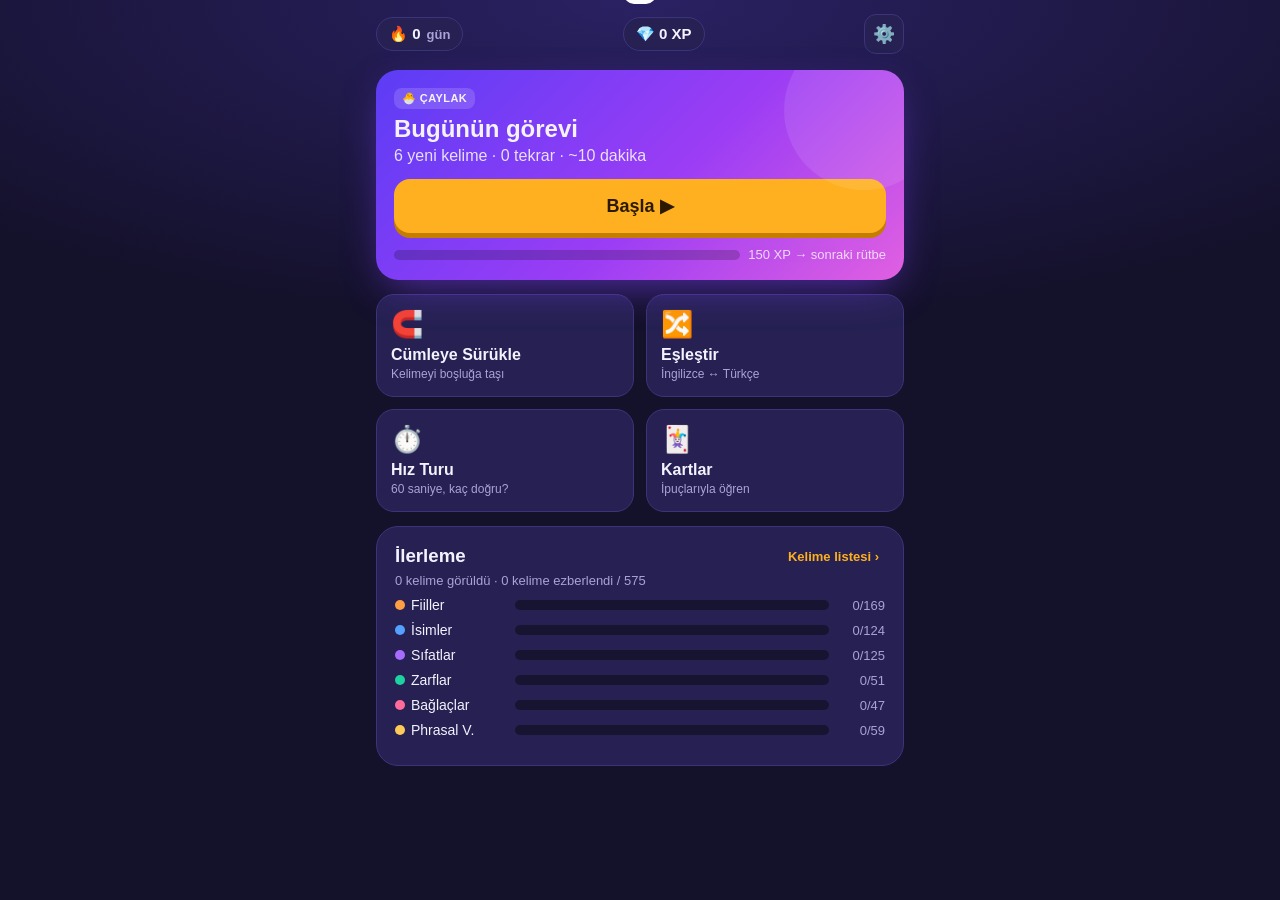
<file: index.html>
<!DOCTYPE html>
<html lang="tr">
<head>
<meta charset="utf-8">
<meta name="viewport" content="width=device-width, initial-scale=1, maximum-scale=1, user-scalable=no, viewport-fit=cover">
<title>YDS Kelime Avı</title>
<meta name="theme-color" content="#14112b">
<meta name="apple-mobile-web-app-capable" content="yes">
<meta name="mobile-web-app-capable" content="yes">
<meta name="apple-mobile-web-app-status-bar-style" content="black-translucent">
<meta name="apple-mobile-web-app-title" content="YDS Avı">
<link rel="apple-touch-icon" href="icons/apple-touch-icon.png">
<link rel="icon" type="image/png" href="icons/icon-192.png">
<link rel="manifest" href="manifest.webmanifest">
<link rel="stylesheet" href="style.css">
</head>
<body>
<div id="app"></div>
<div id="toast"></div>
<canvas id="confetti"></canvas>
<script src="words.js"></script>
<script src="app.js"></script>
</body>
</html>
</file>
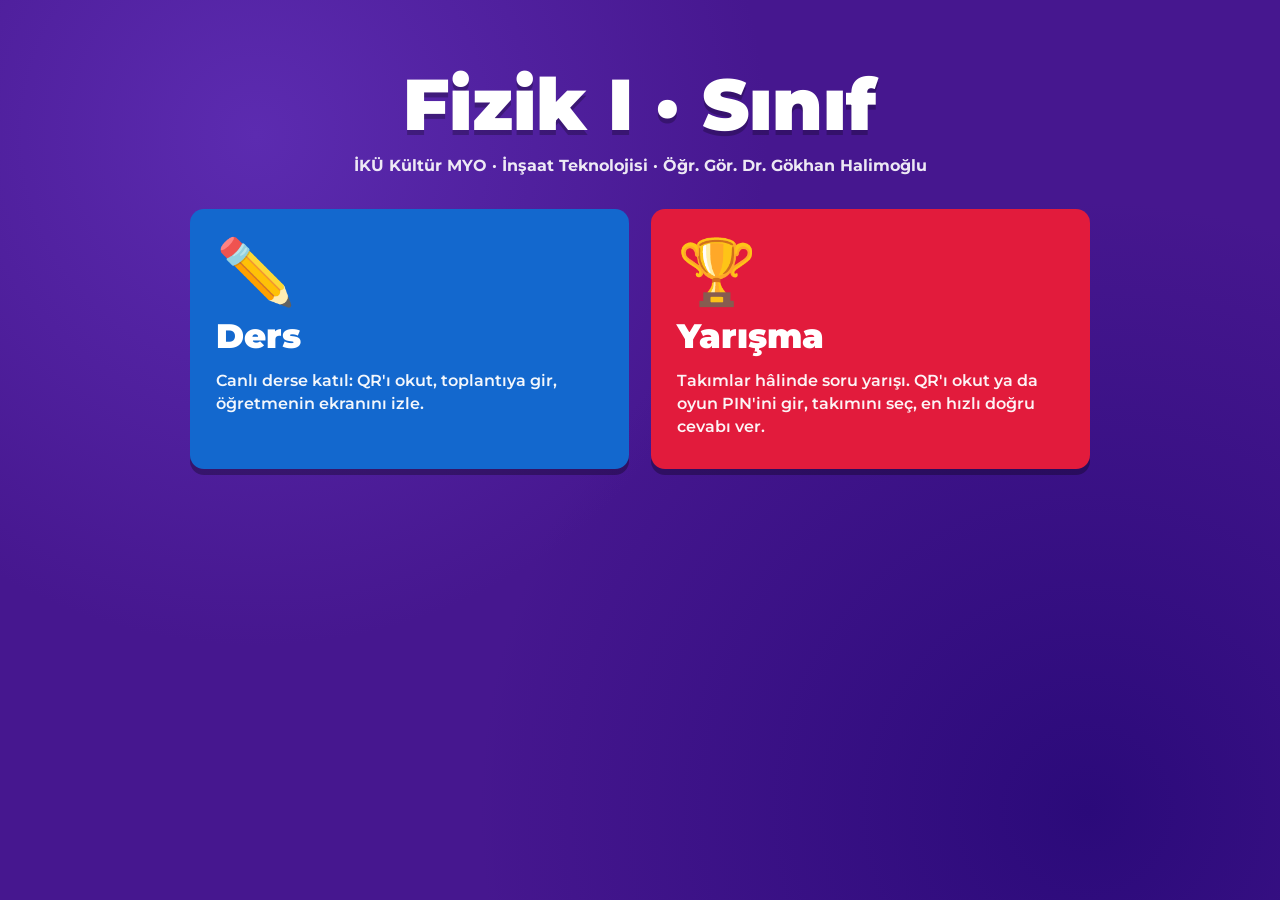
<file: fizik-yarisma/index.html>
<!DOCTYPE html>
<html lang="tr"><head><meta charset="utf-8"><meta name="viewport" content="width=device-width,initial-scale=1">
<title>Fizik I · Sınıf</title>
<link href="https://fonts.googleapis.com/css2?family=Montserrat:wght@600;800;900&display=swap" rel="stylesheet">
<style>
*{box-sizing:border-box;margin:0;padding:0}
body{font-family:Montserrat,Arial,sans-serif;min-height:100vh;color:#fff;background:radial-gradient(circle at 20% 15%,#5c2bb0 0,transparent 40%),radial-gradient(circle at 85% 90%,#2b0a7a 0,transparent 45%),#46178f;display:flex;flex-direction:column;align-items:center;padding:clamp(24px,5vw,60px) 16px}
h1{font-weight:900;font-size:clamp(36px,7vw,72px);text-shadow:0 5px 0 rgba(0,0,0,.25);text-align:center}
p.s{font-weight:700;opacity:.9;margin:8px 0 34px;text-align:center}
.grid{display:grid;grid-template-columns:repeat(auto-fit,minmax(min(300px,100%),1fr));gap:22px;width:min(900px,100%)}
a.c{display:flex;flex-direction:column;gap:12px;text-decoration:none;color:#fff;border-radius:14px;padding:30px 26px;min-height:240px;box-shadow:0 6px 0 rgba(0,0,0,.3);transition:transform .15s}
a.c:active{transform:translateY(4px);box-shadow:0 2px 0 rgba(0,0,0,.3)}
.c .ic{font-size:64px;line-height:1}
.c h2{font-weight:900;font-size:34px}
.c span{font-weight:600;font-size:16px;opacity:.95;line-height:1.45}
.ders{background:#1368ce}.yar{background:#e21b3c}
</style></head><body>
<h1>Fizik I · Sınıf</h1>
<p class="s">İKÜ Kültür MYO · İnşaat Teknolojisi · Öğr. Gör. Dr. Gökhan Halimoğlu</p>
<div class="grid">
<a class="c ders" href="ders.html?v=2"><div class="ic">✏️</div><h2>Ders</h2><span>Canlı derse katıl: QR'ı okut, toplantıya gir, öğretmenin ekranını izle.</span></a>
<a class="c yar" href="yarisma.html?v=2"><div class="ic">🏆</div><h2>Yarışma</h2><span>Takımlar hâlinde soru yarışı. QR'ı okut ya da oyun PIN'ini gir, takımını seç, en hızlı doğru cevabı ver.</span></a>
</div>
</body></html>
</file>
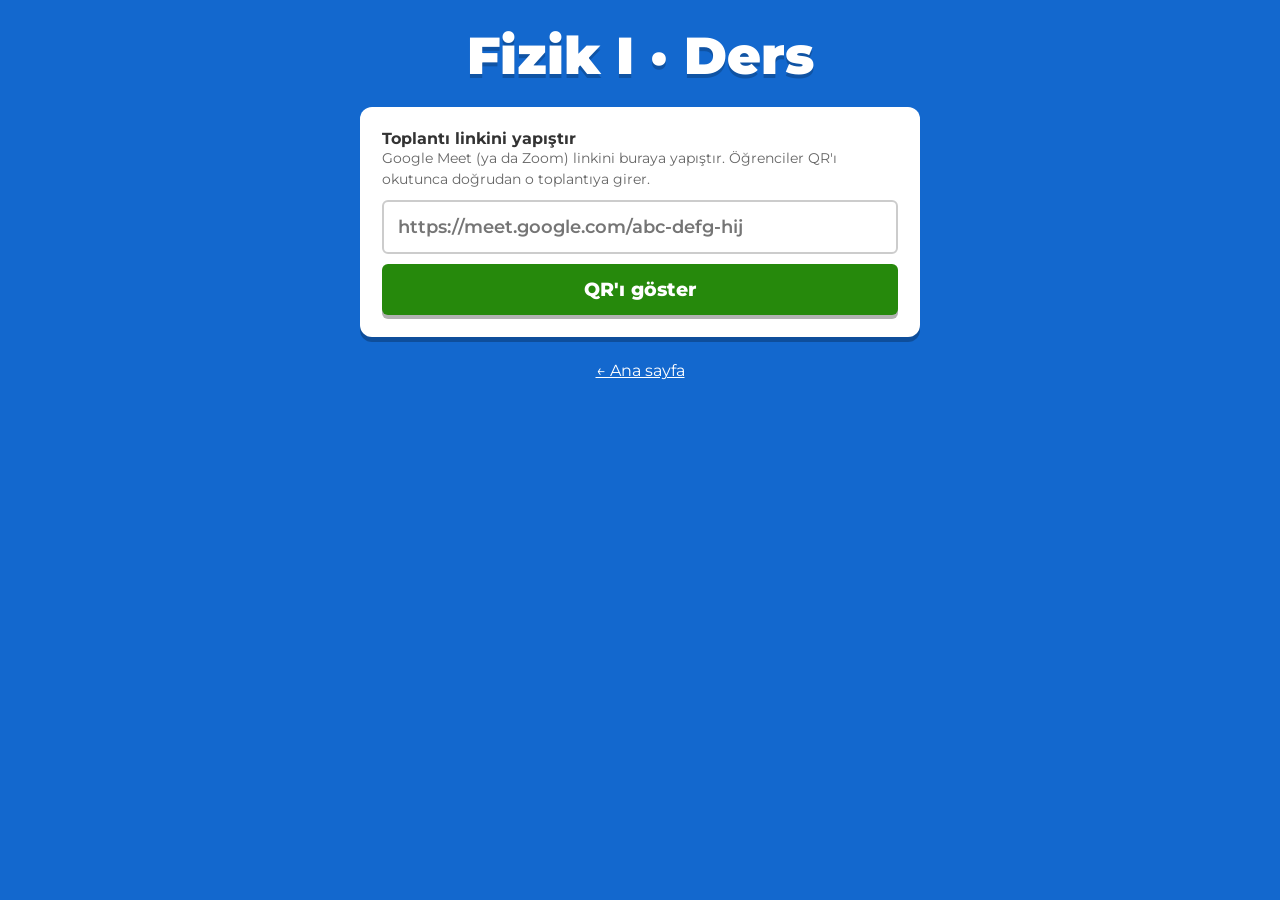
<file: fizik-yarisma/ders.html>
<!DOCTYPE html>
<html lang="tr"><head><meta charset="utf-8"><meta name="viewport" content="width=device-width,initial-scale=1">
<title>Fizik I · Ders</title>
<link href="https://fonts.googleapis.com/css2?family=Montserrat:wght@600;800;900&display=swap" rel="stylesheet">
<style>
*{box-sizing:border-box;margin:0;padding:0}
body{font-family:Montserrat,Arial,sans-serif;min-height:100vh;color:#fff;background:#1368ce;display:flex;flex-direction:column;align-items:center;padding:24px 16px}
h1{font-weight:900;font-size:clamp(30px,5vw,52px);text-align:center;text-shadow:0 4px 0 rgba(0,0,0,.2)}
.card{background:#fff;color:#333;border-radius:12px;padding:22px;width:min(560px,100%);margin-top:20px;box-shadow:0 5px 0 rgba(0,0,0,.25)}
input{width:100%;font:600 18px Montserrat,Arial;padding:14px;border:2px solid #ccc;border-radius:6px;margin:10px 0}
.btn{border:0;cursor:pointer;font:800 19px Montserrat,Arial;padding:14px 20px;border-radius:6px;background:#26890c;color:#fff;width:100%;box-shadow:0 4px 0 rgba(0,0,0,.3)}
.muted{font-size:14px;color:#666;line-height:1.5}
#qrBox{display:none;flex-direction:column;align-items:center;margin-top:20px;width:min(560px,100%)}
#qr{background:#fff;padding:16px;border-radius:12px;width:min(440px,86vw)}
.link{margin-top:12px;font-weight:800;word-break:break-all;text-align:center;font-size:18px}
a{color:#fff}
</style></head><body>
<h1>Fizik I · Ders</h1>
<div class="card">
  <b>Toplantı linkini yapıştır</b>
  <p class="muted">Google Meet (ya da Zoom) linkini buraya yapıştır. Öğrenciler QR'ı okutunca doğrudan o toplantıya girer.</p>
  <input id="lnk" placeholder="https://meet.google.com/abc-defg-hij" autocomplete="off">
  <button class="btn" id="go">QR'ı göster</button>
</div>
<div id="qrBox"><div id="qr"></div><div class="link" id="lnkShow"></div></div>
<p style="margin-top:24px"><a href="./">← Ana sayfa</a></p>
<script>(function(){var M={};function R(n){n=n.replace(/^\.\//,"").replace(/\.js$/,"");if(n===""||n===".")n="index";var m=M[n];if(m.e)return m.e.exports;var module={exports:{}};m.e=module;m.f(module,module.exports,R);return module.exports;}
M["QR8bitByte"]={f:function(module,exports,require){var QRMode = require('./QRMode');

function QR8bitByte(data) {
	this.mode = QRMode.MODE_8BIT_BYTE;
	this.data = data;
}

QR8bitByte.prototype = {

	getLength : function() {
		return this.data.length;
	},
	
	write : function(buffer) {
		for (var i = 0; i < this.data.length; i++) {
			// not JIS ...
			buffer.put(this.data.charCodeAt(i), 8);
		}
	}
};

module.exports = QR8bitByte;

}};
M["QRBitBuffer"]={f:function(module,exports,require){function QRBitBuffer() {
	this.buffer = [];
	this.length = 0;
}

QRBitBuffer.prototype = {

	get : function(index) {
		var bufIndex = Math.floor(index / 8);
		return ( (this.buffer[bufIndex] >>> (7 - index % 8) ) & 1) == 1;
	},
	
	put : function(num, length) {
		for (var i = 0; i < length; i++) {
			this.putBit( ( (num >>> (length - i - 1) ) & 1) == 1);
		}
	},
	
	getLengthInBits : function() {
		return this.length;
	},
	
	putBit : function(bit) {
	
		var bufIndex = Math.floor(this.length / 8);
		if (this.buffer.length <= bufIndex) {
			this.buffer.push(0);
		}
	
		if (bit) {
			this.buffer[bufIndex] |= (0x80 >>> (this.length % 8) );
		}
	
		this.length++;
	}
};

module.exports = QRBitBuffer;

}};
M["QRErrorCorrectLevel"]={f:function(module,exports,require){module.exports = {
	L : 1,
	M : 0,
	Q : 3,
	H : 2
};


}};
M["QRMaskPattern"]={f:function(module,exports,require){module.exports = {
	PATTERN000 : 0,
	PATTERN001 : 1,
	PATTERN010 : 2,
	PATTERN011 : 3,
	PATTERN100 : 4,
	PATTERN101 : 5,
	PATTERN110 : 6,
	PATTERN111 : 7
};

}};
M["QRMath"]={f:function(module,exports,require){var QRMath = {

	glog : function(n) {
	
		if (n < 1) {
			throw new Error("glog(" + n + ")");
		}
		
		return QRMath.LOG_TABLE[n];
	},
	
	gexp : function(n) {
	
		while (n < 0) {
			n += 255;
		}
	
		while (n >= 256) {
			n -= 255;
		}
	
		return QRMath.EXP_TABLE[n];
	},
	
	EXP_TABLE : new Array(256),
	
	LOG_TABLE : new Array(256)

};
	
for (var i = 0; i < 8; i++) {
	QRMath.EXP_TABLE[i] = 1 << i;
}
for (var i = 8; i < 256; i++) {
	QRMath.EXP_TABLE[i] = QRMath.EXP_TABLE[i - 4]
		^ QRMath.EXP_TABLE[i - 5]
		^ QRMath.EXP_TABLE[i - 6]
		^ QRMath.EXP_TABLE[i - 8];
}
for (var i = 0; i < 255; i++) {
	QRMath.LOG_TABLE[QRMath.EXP_TABLE[i] ] = i;
}

module.exports = QRMath;

}};
M["QRMode"]={f:function(module,exports,require){module.exports = {
    MODE_NUMBER :       1 << 0,
    MODE_ALPHA_NUM :    1 << 1,
    MODE_8BIT_BYTE :    1 << 2,
    MODE_KANJI :        1 << 3
};

}};
M["QRPolynomial"]={f:function(module,exports,require){var QRMath = require('./QRMath');

function QRPolynomial(num, shift) {
	if (num.length === undefined) {
		throw new Error(num.length + "/" + shift);
	}

	var offset = 0;

	while (offset < num.length && num[offset] === 0) {
		offset++;
	}

	this.num = new Array(num.length - offset + shift);
	for (var i = 0; i < num.length - offset; i++) {
		this.num[i] = num[i + offset];
	}
}

QRPolynomial.prototype = {

	get : function(index) {
		return this.num[index];
	},
	
	getLength : function() {
		return this.num.length;
	},
	
	multiply : function(e) {
	
		var num = new Array(this.getLength() + e.getLength() - 1);
	
		for (var i = 0; i < this.getLength(); i++) {
			for (var j = 0; j < e.getLength(); j++) {
				num[i + j] ^= QRMath.gexp(QRMath.glog(this.get(i) ) + QRMath.glog(e.get(j) ) );
			}
		}
	
		return new QRPolynomial(num, 0);
	},
	
	mod : function(e) {
	
		if (this.getLength() - e.getLength() < 0) {
			return this;
		}
	
		var ratio = QRMath.glog(this.get(0) ) - QRMath.glog(e.get(0) );
	
		var num = new Array(this.getLength() );
		
		for (var i = 0; i < this.getLength(); i++) {
			num[i] = this.get(i);
		}
		
		for (var x = 0; x < e.getLength(); x++) {
			num[x] ^= QRMath.gexp(QRMath.glog(e.get(x) ) + ratio);
		}
	
		// recursive call
		return new QRPolynomial(num, 0).mod(e);
	}
};

module.exports = QRPolynomial;

}};
M["QRRSBlock"]={f:function(module,exports,require){var QRErrorCorrectLevel = require('./QRErrorCorrectLevel');

function QRRSBlock(totalCount, dataCount) {
	this.totalCount = totalCount;
	this.dataCount  = dataCount;
}

QRRSBlock.RS_BLOCK_TABLE = [

	// L
	// M
	// Q
	// H

	// 1
	[1, 26, 19],
	[1, 26, 16],
	[1, 26, 13],
	[1, 26, 9],
	
	// 2
	[1, 44, 34],
	[1, 44, 28],
	[1, 44, 22],
	[1, 44, 16],

	// 3
	[1, 70, 55],
	[1, 70, 44],
	[2, 35, 17],
	[2, 35, 13],

	// 4		
	[1, 100, 80],
	[2, 50, 32],
	[2, 50, 24],
	[4, 25, 9],
	
	// 5
	[1, 134, 108],
	[2, 67, 43],
	[2, 33, 15, 2, 34, 16],
	[2, 33, 11, 2, 34, 12],
	
	// 6
	[2, 86, 68],
	[4, 43, 27],
	[4, 43, 19],
	[4, 43, 15],
	
	// 7		
	[2, 98, 78],
	[4, 49, 31],
	[2, 32, 14, 4, 33, 15],
	[4, 39, 13, 1, 40, 14],
	
	// 8
	[2, 121, 97],
	[2, 60, 38, 2, 61, 39],
	[4, 40, 18, 2, 41, 19],
	[4, 40, 14, 2, 41, 15],
	
	// 9
	[2, 146, 116],
	[3, 58, 36, 2, 59, 37],
	[4, 36, 16, 4, 37, 17],
	[4, 36, 12, 4, 37, 13],
	
	// 10		
	[2, 86, 68, 2, 87, 69],
	[4, 69, 43, 1, 70, 44],
	[6, 43, 19, 2, 44, 20],
	[6, 43, 15, 2, 44, 16],

	// 11
	[4, 101, 81],
	[1, 80, 50, 4, 81, 51],
	[4, 50, 22, 4, 51, 23],
	[3, 36, 12, 8, 37, 13],

	// 12
	[2, 116, 92, 2, 117, 93],
	[6, 58, 36, 2, 59, 37],
	[4, 46, 20, 6, 47, 21],
	[7, 42, 14, 4, 43, 15],

	// 13
	[4, 133, 107],
	[8, 59, 37, 1, 60, 38],
	[8, 44, 20, 4, 45, 21],
	[12, 33, 11, 4, 34, 12],

	// 14
	[3, 145, 115, 1, 146, 116],
	[4, 64, 40, 5, 65, 41],
	[11, 36, 16, 5, 37, 17],
	[11, 36, 12, 5, 37, 13],

	// 15
	[5, 109, 87, 1, 110, 88],
	[5, 65, 41, 5, 66, 42],
	[5, 54, 24, 7, 55, 25],
	[11, 36, 12],

	// 16
	[5, 122, 98, 1, 123, 99],
	[7, 73, 45, 3, 74, 46],
	[15, 43, 19, 2, 44, 20],
	[3, 45, 15, 13, 46, 16],

	// 17
	[1, 135, 107, 5, 136, 108],
	[10, 74, 46, 1, 75, 47],
	[1, 50, 22, 15, 51, 23],
	[2, 42, 14, 17, 43, 15],

	// 18
	[5, 150, 120, 1, 151, 121],
	[9, 69, 43, 4, 70, 44],
	[17, 50, 22, 1, 51, 23],
	[2, 42, 14, 19, 43, 15],

	// 19
	[3, 141, 113, 4, 142, 114],
	[3, 70, 44, 11, 71, 45],
	[17, 47, 21, 4, 48, 22],
	[9, 39, 13, 16, 40, 14],

	// 20
	[3, 135, 107, 5, 136, 108],
	[3, 67, 41, 13, 68, 42],
	[15, 54, 24, 5, 55, 25],
	[15, 43, 15, 10, 44, 16],

	// 21
	[4, 144, 116, 4, 145, 117],
	[17, 68, 42],
	[17, 50, 22, 6, 51, 23],
	[19, 46, 16, 6, 47, 17],

	// 22
	[2, 139, 111, 7, 140, 112],
	[17, 74, 46],
	[7, 54, 24, 16, 55, 25],
	[34, 37, 13],

	// 23
	[4, 151, 121, 5, 152, 122],
	[4, 75, 47, 14, 76, 48],
	[11, 54, 24, 14, 55, 25],
	[16, 45, 15, 14, 46, 16],

	// 24
	[6, 147, 117, 4, 148, 118],
	[6, 73, 45, 14, 74, 46],
	[11, 54, 24, 16, 55, 25],
	[30, 46, 16, 2, 47, 17],

	// 25
	[8, 132, 106, 4, 133, 107],
	[8, 75, 47, 13, 76, 48],
	[7, 54, 24, 22, 55, 25],
	[22, 45, 15, 13, 46, 16],

	// 26
	[10, 142, 114, 2, 143, 115],
	[19, 74, 46, 4, 75, 47],
	[28, 50, 22, 6, 51, 23],
	[33, 46, 16, 4, 47, 17],

	// 27
	[8, 152, 122, 4, 153, 123],
	[22, 73, 45, 3, 74, 46],
	[8, 53, 23, 26, 54, 24],
	[12, 45, 15, 28, 46, 16],

	// 28
	[3, 147, 117, 10, 148, 118],
	[3, 73, 45, 23, 74, 46],
	[4, 54, 24, 31, 55, 25],
	[11, 45, 15, 31, 46, 16],

	// 29
	[7, 146, 116, 7, 147, 117],
	[21, 73, 45, 7, 74, 46],
	[1, 53, 23, 37, 54, 24],
	[19, 45, 15, 26, 46, 16],

	// 30
	[5, 145, 115, 10, 146, 116],
	[19, 75, 47, 10, 76, 48],
	[15, 54, 24, 25, 55, 25],
	[23, 45, 15, 25, 46, 16],

	// 31
	[13, 145, 115, 3, 146, 116],
	[2, 74, 46, 29, 75, 47],
	[42, 54, 24, 1, 55, 25],
	[23, 45, 15, 28, 46, 16],

	// 32
	[17, 145, 115],
	[10, 74, 46, 23, 75, 47],
	[10, 54, 24, 35, 55, 25],
	[19, 45, 15, 35, 46, 16],

	// 33
	[17, 145, 115, 1, 146, 116],
	[14, 74, 46, 21, 75, 47],
	[29, 54, 24, 19, 55, 25],
	[11, 45, 15, 46, 46, 16],

	// 34
	[13, 145, 115, 6, 146, 116],
	[14, 74, 46, 23, 75, 47],
	[44, 54, 24, 7, 55, 25],
	[59, 46, 16, 1, 47, 17],

	// 35
	[12, 151, 121, 7, 152, 122],
	[12, 75, 47, 26, 76, 48],
	[39, 54, 24, 14, 55, 25],
	[22, 45, 15, 41, 46, 16],

	// 36
	[6, 151, 121, 14, 152, 122],
	[6, 75, 47, 34, 76, 48],
	[46, 54, 24, 10, 55, 25],
	[2, 45, 15, 64, 46, 16],

	// 37
	[17, 152, 122, 4, 153, 123],
	[29, 74, 46, 14, 75, 47],
	[49, 54, 24, 10, 55, 25],
	[24, 45, 15, 46, 46, 16],

	// 38
	[4, 152, 122, 18, 153, 123],
	[13, 74, 46, 32, 75, 47],
	[48, 54, 24, 14, 55, 25],
	[42, 45, 15, 32, 46, 16],

	// 39
	[20, 147, 117, 4, 148, 118],
	[40, 75, 47, 7, 76, 48],
	[43, 54, 24, 22, 55, 25],
	[10, 45, 15, 67, 46, 16],

	// 40
	[19, 148, 118, 6, 149, 119],
	[18, 75, 47, 31, 76, 48],
	[34, 54, 24, 34, 55, 25],
	[20, 45, 15, 61, 46, 16]
];

QRRSBlock.getRSBlocks = function(typeNumber, errorCorrectLevel) {
	
	var rsBlock = QRRSBlock.getRsBlockTable(typeNumber, errorCorrectLevel);
	
	if (rsBlock === undefined) {
		throw new Error("bad rs block @ typeNumber:" + typeNumber + "/errorCorrectLevel:" + errorCorrectLevel);
	}

	var length = rsBlock.length / 3;
	
	var list = [];
	
	for (var i = 0; i < length; i++) {

		var count = rsBlock[i * 3 + 0];
		var totalCount = rsBlock[i * 3 + 1];
		var dataCount  = rsBlock[i * 3 + 2];

		for (var j = 0; j < count; j++) {
			list.push(new QRRSBlock(totalCount, dataCount) );	
		}
	}
	
	return list;
};

QRRSBlock.getRsBlockTable = function(typeNumber, errorCorrectLevel) {

	switch(errorCorrectLevel) {
	case QRErrorCorrectLevel.L :
		return QRRSBlock.RS_BLOCK_TABLE[(typeNumber - 1) * 4 + 0];
	case QRErrorCorrectLevel.M :
		return QRRSBlock.RS_BLOCK_TABLE[(typeNumber - 1) * 4 + 1];
	case QRErrorCorrectLevel.Q :
		return QRRSBlock.RS_BLOCK_TABLE[(typeNumber - 1) * 4 + 2];
	case QRErrorCorrectLevel.H :
		return QRRSBlock.RS_BLOCK_TABLE[(typeNumber - 1) * 4 + 3];
	default :
		return undefined;
	}
};

module.exports = QRRSBlock;

}};
M["QRUtil"]={f:function(module,exports,require){var QRMode = require('./QRMode');
var QRPolynomial = require('./QRPolynomial');
var QRMath = require('./QRMath');
var QRMaskPattern = require('./QRMaskPattern');

var QRUtil = {

    PATTERN_POSITION_TABLE : [
        [],
        [6, 18],
        [6, 22],
        [6, 26],
        [6, 30],
        [6, 34],
        [6, 22, 38],
        [6, 24, 42],
        [6, 26, 46],
        [6, 28, 50],
        [6, 30, 54],        
        [6, 32, 58],
        [6, 34, 62],
        [6, 26, 46, 66],
        [6, 26, 48, 70],
        [6, 26, 50, 74],
        [6, 30, 54, 78],
        [6, 30, 56, 82],
        [6, 30, 58, 86],
        [6, 34, 62, 90],
        [6, 28, 50, 72, 94],
        [6, 26, 50, 74, 98],
        [6, 30, 54, 78, 102],
        [6, 28, 54, 80, 106],
        [6, 32, 58, 84, 110],
        [6, 30, 58, 86, 114],
        [6, 34, 62, 90, 118],
        [6, 26, 50, 74, 98, 122],
        [6, 30, 54, 78, 102, 126],
        [6, 26, 52, 78, 104, 130],
        [6, 30, 56, 82, 108, 134],
        [6, 34, 60, 86, 112, 138],
        [6, 30, 58, 86, 114, 142],
        [6, 34, 62, 90, 118, 146],
        [6, 30, 54, 78, 102, 126, 150],
        [6, 24, 50, 76, 102, 128, 154],
        [6, 28, 54, 80, 106, 132, 158],
        [6, 32, 58, 84, 110, 136, 162],
        [6, 26, 54, 82, 110, 138, 166],
        [6, 30, 58, 86, 114, 142, 170]
    ],

    G15 : (1 << 10) | (1 << 8) | (1 << 5) | (1 << 4) | (1 << 2) | (1 << 1) | (1 << 0),
    G18 : (1 << 12) | (1 << 11) | (1 << 10) | (1 << 9) | (1 << 8) | (1 << 5) | (1 << 2) | (1 << 0),
    G15_MASK : (1 << 14) | (1 << 12) | (1 << 10)    | (1 << 4) | (1 << 1),

    getBCHTypeInfo : function(data) {
        var d = data << 10;
        while (QRUtil.getBCHDigit(d) - QRUtil.getBCHDigit(QRUtil.G15) >= 0) {
            d ^= (QRUtil.G15 << (QRUtil.getBCHDigit(d) - QRUtil.getBCHDigit(QRUtil.G15) ) );    
        }
        return ( (data << 10) | d) ^ QRUtil.G15_MASK;
    },

    getBCHTypeNumber : function(data) {
        var d = data << 12;
        while (QRUtil.getBCHDigit(d) - QRUtil.getBCHDigit(QRUtil.G18) >= 0) {
            d ^= (QRUtil.G18 << (QRUtil.getBCHDigit(d) - QRUtil.getBCHDigit(QRUtil.G18) ) );    
        }
        return (data << 12) | d;
    },

    getBCHDigit : function(data) {

        var digit = 0;

        while (data !== 0) {
            digit++;
            data >>>= 1;
        }

        return digit;
    },

    getPatternPosition : function(typeNumber) {
        return QRUtil.PATTERN_POSITION_TABLE[typeNumber - 1];
    },

    getMask : function(maskPattern, i, j) {
        
        switch (maskPattern) {
            
        case QRMaskPattern.PATTERN000 : return (i + j) % 2 === 0;
        case QRMaskPattern.PATTERN001 : return i % 2 === 0;
        case QRMaskPattern.PATTERN010 : return j % 3 === 0;
        case QRMaskPattern.PATTERN011 : return (i + j) % 3 === 0;
        case QRMaskPattern.PATTERN100 : return (Math.floor(i / 2) + Math.floor(j / 3) ) % 2 === 0;
        case QRMaskPattern.PATTERN101 : return (i * j) % 2 + (i * j) % 3 === 0;
        case QRMaskPattern.PATTERN110 : return ( (i * j) % 2 + (i * j) % 3) % 2 === 0;
        case QRMaskPattern.PATTERN111 : return ( (i * j) % 3 + (i + j) % 2) % 2 === 0;

        default :
            throw new Error("bad maskPattern:" + maskPattern);
        }
    },

    getErrorCorrectPolynomial : function(errorCorrectLength) {

        var a = new QRPolynomial([1], 0);

        for (var i = 0; i < errorCorrectLength; i++) {
            a = a.multiply(new QRPolynomial([1, QRMath.gexp(i)], 0) );
        }

        return a;
    },

    getLengthInBits : function(mode, type) {

        if (1 <= type && type < 10) {

            // 1 - 9

            switch(mode) {
            case QRMode.MODE_NUMBER     : return 10;
            case QRMode.MODE_ALPHA_NUM  : return 9;
            case QRMode.MODE_8BIT_BYTE  : return 8;
            case QRMode.MODE_KANJI      : return 8;
            default :
                throw new Error("mode:" + mode);
            }

        } else if (type < 27) {

            // 10 - 26

            switch(mode) {
            case QRMode.MODE_NUMBER     : return 12;
            case QRMode.MODE_ALPHA_NUM  : return 11;
            case QRMode.MODE_8BIT_BYTE  : return 16;
            case QRMode.MODE_KANJI      : return 10;
            default :
                throw new Error("mode:" + mode);
            }

        } else if (type < 41) {

            // 27 - 40

            switch(mode) {
            case QRMode.MODE_NUMBER     : return 14;
            case QRMode.MODE_ALPHA_NUM  : return 13;
            case QRMode.MODE_8BIT_BYTE  : return 16;
            case QRMode.MODE_KANJI      : return 12;
            default :
                throw new Error("mode:" + mode);
            }

        } else {
            throw new Error("type:" + type);
        }
    },

    getLostPoint : function(qrCode) {
        
        var moduleCount = qrCode.getModuleCount();
        var lostPoint = 0;
        var row = 0; 
        var col = 0;

        
        // LEVEL1
        
        for (row = 0; row < moduleCount; row++) {

            for (col = 0; col < moduleCount; col++) {

                var sameCount = 0;
                var dark = qrCode.isDark(row, col);

                for (var r = -1; r <= 1; r++) {

                    if (row + r < 0 || moduleCount <= row + r) {
                        continue;
                    }

                    for (var c = -1; c <= 1; c++) {

                        if (col + c < 0 || moduleCount <= col + c) {
                            continue;
                        }

                        if (r === 0 && c === 0) {
                            continue;
                        }

                        if (dark === qrCode.isDark(row + r, col + c) ) {
                            sameCount++;
                        }
                    }
                }

                if (sameCount > 5) {
                    lostPoint += (3 + sameCount - 5);
                }
            }
        }

        // LEVEL2

        for (row = 0; row < moduleCount - 1; row++) {
            for (col = 0; col < moduleCount - 1; col++) {
                var count = 0;
                if (qrCode.isDark(row,     col    ) ) count++;
                if (qrCode.isDark(row + 1, col    ) ) count++;
                if (qrCode.isDark(row,     col + 1) ) count++;
                if (qrCode.isDark(row + 1, col + 1) ) count++;
                if (count === 0 || count === 4) {
                    lostPoint += 3;
                }
            }
        }

        // LEVEL3

        for (row = 0; row < moduleCount; row++) {
            for (col = 0; col < moduleCount - 6; col++) {
                if (qrCode.isDark(row, col) && 
                        !qrCode.isDark(row, col + 1) && 
                         qrCode.isDark(row, col + 2) && 
                         qrCode.isDark(row, col + 3) && 
                         qrCode.isDark(row, col + 4) && 
                        !qrCode.isDark(row, col + 5) && 
                         qrCode.isDark(row, col + 6) ) {
                    lostPoint += 40;
                }
            }
        }

        for (col = 0; col < moduleCount; col++) {
            for (row = 0; row < moduleCount - 6; row++) {
                if (qrCode.isDark(row, col) &&
                        !qrCode.isDark(row + 1, col) &&
                         qrCode.isDark(row + 2, col) &&
                         qrCode.isDark(row + 3, col) &&
                         qrCode.isDark(row + 4, col) &&
                        !qrCode.isDark(row + 5, col) &&
                         qrCode.isDark(row + 6, col) ) {
                    lostPoint += 40;
                }
            }
        }

        // LEVEL4
        
        var darkCount = 0;

        for (col = 0; col < moduleCount; col++) {
            for (row = 0; row < moduleCount; row++) {
                if (qrCode.isDark(row, col) ) {
                    darkCount++;
                }
            }
        }
        
        var ratio = Math.abs(100 * darkCount / moduleCount / moduleCount - 50) / 5;
        lostPoint += ratio * 10;

        return lostPoint;       
    }

};

module.exports = QRUtil;

}};
M["index"]={f:function(module,exports,require){//---------------------------------------------------------------------
// QRCode for JavaScript
//
// Copyright (c) 2009 Kazuhiko Arase
//
// URL: http://www.d-project.com/
//
// Licensed under the MIT license:
//   http://www.opensource.org/licenses/mit-license.php
//
// The word "QR Code" is registered trademark of 
// DENSO WAVE INCORPORATED
//   http://www.denso-wave.com/qrcode/faqpatent-e.html
//
//---------------------------------------------------------------------
// Modified to work in node for this project (and some refactoring)
//---------------------------------------------------------------------

var QR8bitByte = require('./QR8bitByte');
var QRUtil = require('./QRUtil');
var QRPolynomial = require('./QRPolynomial');
var QRRSBlock = require('./QRRSBlock');
var QRBitBuffer = require('./QRBitBuffer');

function QRCode(typeNumber, errorCorrectLevel) {
	this.typeNumber = typeNumber;
	this.errorCorrectLevel = errorCorrectLevel;
	this.modules = null;
	this.moduleCount = 0;
	this.dataCache = null;
	this.dataList = [];
}

QRCode.prototype = {
	
	addData : function(data) {
		var newData = new QR8bitByte(data);
		this.dataList.push(newData);
		this.dataCache = null;
	},
	
	isDark : function(row, col) {
		if (row < 0 || this.moduleCount <= row || col < 0 || this.moduleCount <= col) {
			throw new Error(row + "," + col);
		}
		return this.modules[row][col];
	},

	getModuleCount : function() {
		return this.moduleCount;
	},
	
	make : function() {
		// Calculate automatically typeNumber if provided is < 1
		if (this.typeNumber < 1 ){
			var typeNumber = 1;
			for (typeNumber = 1; typeNumber < 40; typeNumber++) {
				var rsBlocks = QRRSBlock.getRSBlocks(typeNumber, this.errorCorrectLevel);

				var buffer = new QRBitBuffer();
				var totalDataCount = 0;
				for (var i = 0; i < rsBlocks.length; i++) {
					totalDataCount += rsBlocks[i].dataCount;
				}

				for (var x = 0; x < this.dataList.length; x++) {
					var data = this.dataList[x];
					buffer.put(data.mode, 4);
					buffer.put(data.getLength(), QRUtil.getLengthInBits(data.mode, typeNumber) );
					data.write(buffer);
				}
				if (buffer.getLengthInBits() <= totalDataCount * 8)
					break;
			}
			this.typeNumber = typeNumber;
		}
		this.makeImpl(false, this.getBestMaskPattern() );
	},
	
	makeImpl : function(test, maskPattern) {
		
		this.moduleCount = this.typeNumber * 4 + 17;
		this.modules = new Array(this.moduleCount);
		
		for (var row = 0; row < this.moduleCount; row++) {
			
			this.modules[row] = new Array(this.moduleCount);
			
			for (var col = 0; col < this.moduleCount; col++) {
				this.modules[row][col] = null;//(col + row) % 3;
			}
		}
	
		this.setupPositionProbePattern(0, 0);
		this.setupPositionProbePattern(this.moduleCount - 7, 0);
		this.setupPositionProbePattern(0, this.moduleCount - 7);
		this.setupPositionAdjustPattern();
		this.setupTimingPattern();
		this.setupTypeInfo(test, maskPattern);
		
		if (this.typeNumber >= 7) {
			this.setupTypeNumber(test);
		}
	
		if (this.dataCache === null) {
			this.dataCache = QRCode.createData(this.typeNumber, this.errorCorrectLevel, this.dataList);
		}
	
		this.mapData(this.dataCache, maskPattern);
	},

	setupPositionProbePattern : function(row, col)  {
		
		for (var r = -1; r <= 7; r++) {
			
			if (row + r <= -1 || this.moduleCount <= row + r) continue;
			
			for (var c = -1; c <= 7; c++) {
				
				if (col + c <= -1 || this.moduleCount <= col + c) continue;
				
				if ( (0 <= r && r <= 6 && (c === 0 || c === 6) ) || 
                     (0 <= c && c <= 6 && (r === 0 || r === 6) ) || 
                     (2 <= r && r <= 4 && 2 <= c && c <= 4) ) {
					this.modules[row + r][col + c] = true;
				} else {
					this.modules[row + r][col + c] = false;
				}
			}		
		}		
	},
	
	getBestMaskPattern : function() {
	
		var minLostPoint = 0;
		var pattern = 0;
	
		for (var i = 0; i < 8; i++) {
			
			this.makeImpl(true, i);
	
			var lostPoint = QRUtil.getLostPoint(this);
	
			if (i === 0 || minLostPoint >  lostPoint) {
				minLostPoint = lostPoint;
				pattern = i;
			}
		}
	
		return pattern;
	},
	
	createMovieClip : function(target_mc, instance_name, depth) {
	
		var qr_mc = target_mc.createEmptyMovieClip(instance_name, depth);
		var cs = 1;
	
		this.make();

		for (var row = 0; row < this.modules.length; row++) {
			
			var y = row * cs;
			
			for (var col = 0; col < this.modules[row].length; col++) {
	
				var x = col * cs;
				var dark = this.modules[row][col];
			
				if (dark) {
					qr_mc.beginFill(0, 100);
					qr_mc.moveTo(x, y);
					qr_mc.lineTo(x + cs, y);
					qr_mc.lineTo(x + cs, y + cs);
					qr_mc.lineTo(x, y + cs);
					qr_mc.endFill();
				}
			}
		}
		
		return qr_mc;
	},

	setupTimingPattern : function() {
		
		for (var r = 8; r < this.moduleCount - 8; r++) {
			if (this.modules[r][6] !== null) {
				continue;
			}
			this.modules[r][6] = (r % 2 === 0);
		}
	
		for (var c = 8; c < this.moduleCount - 8; c++) {
			if (this.modules[6][c] !== null) {
				continue;
			}
			this.modules[6][c] = (c % 2 === 0);
		}
	},
	
	setupPositionAdjustPattern : function() {
	
		var pos = QRUtil.getPatternPosition(this.typeNumber);
		
		for (var i = 0; i < pos.length; i++) {
		
			for (var j = 0; j < pos.length; j++) {
			
				var row = pos[i];
				var col = pos[j];
				
				if (this.modules[row][col] !== null) {
					continue;
				}
				
				for (var r = -2; r <= 2; r++) {
				
					for (var c = -2; c <= 2; c++) {
					
						if (Math.abs(r) === 2 || 
                            Math.abs(c) === 2 ||
                            (r === 0 && c === 0) ) {
							this.modules[row + r][col + c] = true;
						} else {
							this.modules[row + r][col + c] = false;
						}
					}
				}
			}
		}
	},
	
	setupTypeNumber : function(test) {
	
		var bits = QRUtil.getBCHTypeNumber(this.typeNumber);
        var mod;
	
		for (var i = 0; i < 18; i++) {
			mod = (!test && ( (bits >> i) & 1) === 1);
			this.modules[Math.floor(i / 3)][i % 3 + this.moduleCount - 8 - 3] = mod;
		}
	
		for (var x = 0; x < 18; x++) {
			mod = (!test && ( (bits >> x) & 1) === 1);
			this.modules[x % 3 + this.moduleCount - 8 - 3][Math.floor(x / 3)] = mod;
		}
	},
	
	setupTypeInfo : function(test, maskPattern) {
	
		var data = (this.errorCorrectLevel << 3) | maskPattern;
		var bits = QRUtil.getBCHTypeInfo(data);
        var mod;
	
		// vertical		
		for (var v = 0; v < 15; v++) {
	
			mod = (!test && ( (bits >> v) & 1) === 1);
	
			if (v < 6) {
				this.modules[v][8] = mod;
			} else if (v < 8) {
				this.modules[v + 1][8] = mod;
			} else {
				this.modules[this.moduleCount - 15 + v][8] = mod;
			}
		}
	
		// horizontal
		for (var h = 0; h < 15; h++) {
	
			mod = (!test && ( (bits >> h) & 1) === 1);
			
			if (h < 8) {
				this.modules[8][this.moduleCount - h - 1] = mod;
			} else if (h < 9) {
				this.modules[8][15 - h - 1 + 1] = mod;
			} else {
				this.modules[8][15 - h - 1] = mod;
			}
		}
	
		// fixed module
		this.modules[this.moduleCount - 8][8] = (!test);
	
	},
	
	mapData : function(data, maskPattern) {
		
		var inc = -1;
		var row = this.moduleCount - 1;
		var bitIndex = 7;
		var byteIndex = 0;
		
		for (var col = this.moduleCount - 1; col > 0; col -= 2) {
	
			if (col === 6) col--;
	
			while (true) {
	
				for (var c = 0; c < 2; c++) {
					
					if (this.modules[row][col - c] === null) {
						
						var dark = false;
	
						if (byteIndex < data.length) {
							dark = ( ( (data[byteIndex] >>> bitIndex) & 1) === 1);
						}
	
						var mask = QRUtil.getMask(maskPattern, row, col - c);
	
						if (mask) {
							dark = !dark;
						}
						
						this.modules[row][col - c] = dark;
						bitIndex--;
	
						if (bitIndex === -1) {
							byteIndex++;
							bitIndex = 7;
						}
					}
				}
								
				row += inc;
	
				if (row < 0 || this.moduleCount <= row) {
					row -= inc;
					inc = -inc;
					break;
				}
			}
		}
		
	}

};

QRCode.PAD0 = 0xEC;
QRCode.PAD1 = 0x11;

QRCode.createData = function(typeNumber, errorCorrectLevel, dataList) {
	
	var rsBlocks = QRRSBlock.getRSBlocks(typeNumber, errorCorrectLevel);
	
	var buffer = new QRBitBuffer();
	
	for (var i = 0; i < dataList.length; i++) {
		var data = dataList[i];
		buffer.put(data.mode, 4);
		buffer.put(data.getLength(), QRUtil.getLengthInBits(data.mode, typeNumber) );
		data.write(buffer);
	}

	// calc num max data.
	var totalDataCount = 0;
	for (var x = 0; x < rsBlocks.length; x++) {
		totalDataCount += rsBlocks[x].dataCount;
	}

	if (buffer.getLengthInBits() > totalDataCount * 8) {
		throw new Error("code length overflow. (" + 
            buffer.getLengthInBits() + 
            ">" +  
            totalDataCount * 8 + 
            ")");
	}

	// end code
	if (buffer.getLengthInBits() + 4 <= totalDataCount * 8) {
		buffer.put(0, 4);
	}

	// padding
	while (buffer.getLengthInBits() % 8 !== 0) {
		buffer.putBit(false);
	}

	// padding
	while (true) {
		
		if (buffer.getLengthInBits() >= totalDataCount * 8) {
			break;
		}
		buffer.put(QRCode.PAD0, 8);
		
		if (buffer.getLengthInBits() >= totalDataCount * 8) {
			break;
		}
		buffer.put(QRCode.PAD1, 8);
	}

	return QRCode.createBytes(buffer, rsBlocks);
};

QRCode.createBytes = function(buffer, rsBlocks) {

	var offset = 0;
	
	var maxDcCount = 0;
	var maxEcCount = 0;
	
	var dcdata = new Array(rsBlocks.length);
	var ecdata = new Array(rsBlocks.length);
	
	for (var r = 0; r < rsBlocks.length; r++) {

		var dcCount = rsBlocks[r].dataCount;
		var ecCount = rsBlocks[r].totalCount - dcCount;

		maxDcCount = Math.max(maxDcCount, dcCount);
		maxEcCount = Math.max(maxEcCount, ecCount);
		
		dcdata[r] = new Array(dcCount);
		
		for (var i = 0; i < dcdata[r].length; i++) {
			dcdata[r][i] = 0xff & buffer.buffer[i + offset];
		}
		offset += dcCount;
		
		var rsPoly = QRUtil.getErrorCorrectPolynomial(ecCount);
		var rawPoly = new QRPolynomial(dcdata[r], rsPoly.getLength() - 1);

		var modPoly = rawPoly.mod(rsPoly);
		ecdata[r] = new Array(rsPoly.getLength() - 1);
		for (var x = 0; x < ecdata[r].length; x++) {
            var modIndex = x + modPoly.getLength() - ecdata[r].length;
			ecdata[r][x] = (modIndex >= 0)? modPoly.get(modIndex) : 0;
		}

	}
	
	var totalCodeCount = 0;
	for (var y = 0; y < rsBlocks.length; y++) {
		totalCodeCount += rsBlocks[y].totalCount;
	}

	var data = new Array(totalCodeCount);
	var index = 0;

	for (var z = 0; z < maxDcCount; z++) {
		for (var s = 0; s < rsBlocks.length; s++) {
			if (z < dcdata[s].length) {
				data[index++] = dcdata[s][z];
			}
		}
	}

	for (var xx = 0; xx < maxEcCount; xx++) {
		for (var t = 0; t < rsBlocks.length; t++) {
			if (xx < ecdata[t].length) {
				data[index++] = ecdata[t][xx];
			}
		}
	}

	return data;

};

module.exports = QRCode;

}};
window.QRGen=R("index");window.QRECL=R("QRErrorCorrectLevel");})();</script>
<script>
{
const $=id=>document.getElementById(id);
function qrSvg(t){const q=new QRGen(-1,QRECL.M);q.addData(t);q.make();const n=q.getModuleCount();let r="";
 for(let y=0;y<n;y++)for(let x=0;x<n;x++)if(q.isDark(y,x))r+=`M${x+4},${y+4}h1v1h-1z`;
 return `<svg viewBox="0 0 ${n+8} ${n+8}" style="width:100%;height:auto;display:block" shape-rendering="crispEdges"><path d="${r}" fill="#000"/></svg>`;}
function show(u){u=u.trim(); if(!/^https?:\/\//.test(u)) u="https://"+u;
 $("qr").innerHTML=qrSvg(u); $("lnkShow").textContent=u; $("qrBox").style.display="flex";
 try{localStorage.setItem("dersLink",u);}catch(e){} }
$("go").onclick=()=>{ if($("lnk").value.trim()) show($("lnk").value); };
$("lnk").addEventListener("keydown",e=>{if(e.key==="Enter")$("go").click();});
try{const s=localStorage.getItem("dersLink"); if(s){$("lnk").value=s; show(s);}}catch(e){}
}
</script></body></html>
</file>
<file: style.css>
:root{
  --bg:#14112b; --bg2:#1d1940; --card:#262152; --card2:#2f2966; --line:#3b347a;
  --text:#f4f2ff; --mute:#a9a3d6; --accent:#ffb020; --accent2:#ff7a45;
  --ok:#2fd18a; --bad:#ff5470; --blue:#6aa9ff; --pink:#ff6fd8;
  --v:#ff9f43; --n:#54a0ff; --a:#a66bff; --r:#1dd1a1; --c:#ff6b9a; --p:#feca57;
  --safe-top:env(safe-area-inset-top); --safe-bot:env(safe-area-inset-bottom);
}
*{box-sizing:border-box;-webkit-tap-highlight-color:transparent}
html,body{margin:0;height:100%;background:var(--bg);color:var(--text);
  font-family:-apple-system,BlinkMacSystemFont,"SF Pro Rounded","Segoe UI",Roboto,sans-serif;
  overscroll-behavior:none;-webkit-user-select:none;user-select:none;-webkit-touch-callout:none}
body{background:radial-gradient(120% 60% at 50% 0%,#2a2163 0%,var(--bg) 60%) fixed}
#app{max-width:560px;margin:0 auto;min-height:100%;
  padding:calc(var(--safe-top) + 14px) 16px calc(var(--safe-bot) + 20px)}
button{font:inherit;color:inherit;border:0;background:none;cursor:pointer}
h1,h2,h3{margin:0}
.row{display:flex;align-items:center;gap:10px}
.between{justify-content:space-between}
.mute{color:var(--mute)}
.small{font-size:13px}
.center{text-align:center}
.grow{flex:1}

/* üst bar */
.topbar{display:flex;align-items:center;justify-content:space-between;margin-bottom:16px}
.pill{background:var(--card);border:1px solid var(--line);border-radius:999px;padding:7px 12px;
  font-weight:700;font-size:15px;display:flex;align-items:center;gap:6px}
.iconbtn{width:40px;height:40px;border-radius:12px;background:var(--card);border:1px solid var(--line);
  display:grid;place-items:center;font-size:18px}

/* kartlar */
.card{background:var(--card);border:1px solid var(--line);border-radius:22px;padding:18px;margin-bottom:14px}
.hero{background:linear-gradient(135deg,#5b3df5 0%,#9b3df5 55%,#ff6fd8 120%);border:0;
  box-shadow:0 14px 40px -12px #7b3df5aa;position:relative;overflow:hidden}
.hero::after{content:"";position:absolute;right:-40px;top:-40px;width:160px;height:160px;border-radius:50%;
  background:#ffffff18}
.hero h2{font-size:24px;margin:6px 0 4px}
.hero p{margin:0 0 14px;opacity:.9}
.big{display:block;width:100%;padding:16px;border-radius:16px;font-size:18px;font-weight:800;
  background:var(--accent);color:#2b1a00;box-shadow:0 5px 0 #c57d00;transition:transform .08s}
.big:active{transform:translateY(4px);box-shadow:0 1px 0 #c57d00}
.big.ghost{background:var(--card2);color:var(--text);box-shadow:0 5px 0 #1a1640}
.big.okb{background:var(--ok);color:#00331d;box-shadow:0 5px 0 #179460}
.big.badb{background:var(--bad);color:#fff;box-shadow:0 5px 0 #b02a43}
.big:disabled{opacity:.4}
.grid2{display:grid;grid-template-columns:1fr 1fr;gap:12px}
.tile{background:var(--card);border:1px solid var(--line);border-radius:18px;padding:14px;text-align:left}
.tile b{display:block;font-size:16px;margin-top:6px}
.tile span{font-size:12px;color:var(--mute)}
.tile .em{font-size:26px}

.progress{height:10px;background:#0006;border-radius:99px;overflow:hidden}
.progress>i{display:block;height:100%;background:linear-gradient(90deg,var(--ok),#7af0bf);border-radius:99px;
  transition:width .4s}
.catrow{display:grid;grid-template-columns:110px 1fr 46px;align-items:center;gap:10px;margin:9px 0;font-size:14px}
.dot{width:10px;height:10px;border-radius:50%;display:inline-block;margin-right:6px}

.badge{display:inline-block;font-size:11px;font-weight:800;letter-spacing:.4px;text-transform:uppercase;
  padding:4px 8px;border-radius:8px;background:#ffffff14}
.lv1{color:#7af0bf}.lv2{color:#ffd166}.lv3{color:#ff8fa3}

/* oyun başlığı */
.gamehead{display:flex;align-items:center;gap:10px;margin-bottom:18px}
.gamehead .progress{flex:1;height:14px}
.close{font-size:22px;width:36px;height:36px;color:var(--mute)}
.combo{font-weight:800;color:var(--accent);min-width:44px;text-align:right}

.step-intro{text-align:center;padding-top:8vh}
.step-intro .em{font-size:72px;animation:bob 2s ease-in-out infinite}
.step-intro h2{font-size:28px;margin:14px 0 8px}
.step-intro p{color:var(--mute);font-size:17px;line-height:1.45;margin:0 0 28px}
@keyframes bob{50%{transform:translateY(-8px)}}

/* öğrenme kartı */
.flip{perspective:1200px;height:430px;margin-bottom:16px}
.flip-in{position:relative;width:100%;height:100%;transition:transform .5s;transform-style:preserve-3d}
.flip.on .flip-in{transform:rotateY(180deg)}
.face{position:absolute;inset:0;backface-visibility:hidden;-webkit-backface-visibility:hidden;
  border-radius:26px;padding:22px;display:flex;flex-direction:column;
  background:linear-gradient(160deg,var(--card2),var(--card));border:1px solid var(--line)}
.face.back{transform:rotateY(180deg)}
.word{font-size:40px;font-weight:900;letter-spacing:-.5px;margin:auto 0 6px;text-align:center}
.tr{font-size:24px;font-weight:800;color:var(--accent);text-align:center;margin-top:6px}
.hint{color:var(--mute);text-align:center;margin:0 0 auto}
.tip{background:#ffffff0d;border-radius:14px;padding:12px 14px;font-size:15px;line-height:1.4;margin-top:12px}
.ex{font-size:16px;line-height:1.5;margin-top:12px;color:#e3e0ff}
.ex b{color:var(--accent)}
.syn{font-size:14px;color:var(--mute);text-align:center;margin-top:8px}
.speak{align-self:center;margin-top:10px;background:#ffffff14;border-radius:99px;padding:8px 14px;font-weight:700}

/* cümle */
.qtitle{color:var(--mute);font-weight:700;margin-bottom:10px}
.sentence{font-size:21px;line-height:1.9;background:var(--card);border:1px solid var(--line);
  border-radius:22px;padding:20px;margin-bottom:22px;min-height:150px}
.slot{display:inline-block;min-width:110px;height:40px;vertical-align:middle;border-radius:12px;
  border:2.5px dashed #8d84d9;background:#ffffff08;margin:0 3px;transition:all .15s;text-align:center;
  line-height:35px;padding:0 10px;font-weight:800}
.slot.over{border-color:var(--accent);background:#ffb02026;transform:scale(1.06)}
.slot.okf{border:2.5px solid var(--ok);background:#2fd18a26;color:#9ff5cf}
.slot.badf{border:2.5px solid var(--bad);background:#ff547026;color:#ffb3c0;animation:shake .4s}
.chips{display:flex;flex-wrap:wrap;gap:10px;justify-content:center}
.chip{background:#fff;color:#1b1640;font-weight:800;font-size:18px;padding:12px 16px;border-radius:14px;
  box-shadow:0 4px 0 #b9b3e6;touch-action:none;transition:opacity .15s}
.chip.used{opacity:.25;pointer-events:none}
.chip.sel{outline:3px solid var(--accent);outline-offset:2px}
.ghost-drag{position:fixed;z-index:1000;pointer-events:none;transform:translate(-50%,-60%) scale(1.08) rotate(-3deg);
  box-shadow:0 14px 30px #0008}
@keyframes shake{20%,60%{transform:translateX(-6px)}40%,80%{transform:translateX(6px)}}

.feedback{position:fixed;left:0;right:0;bottom:0;padding:18px 18px calc(var(--safe-bot) + 18px);
  border-radius:24px 24px 0 0;transform:translateY(110%);transition:transform .25s;z-index:50;
  max-width:560px;margin:0 auto}
.feedback.show{transform:none}
.feedback.ok{background:#123d2e}.feedback.bad{background:#47172a}
.feedback h3{font-size:20px;margin-bottom:6px}
.feedback.ok h3{color:var(--ok)}.feedback.bad h3{color:#ff8fa3}
.feedback p{margin:0 0 14px;line-height:1.4;font-size:15px}

/* eşleştirme */
.pool{display:flex;flex-wrap:wrap;gap:9px;justify-content:center;margin-bottom:20px;min-height:52px}
.targets{display:flex;flex-direction:column;gap:10px}
.target{display:flex;align-items:center;gap:10px;background:var(--card);border:2px solid var(--line);
  border-radius:16px;padding:10px 12px;min-height:58px;transition:all .15s}
.target .t{flex:1;font-weight:700}
.target .drop{min-width:96px;height:38px;border-radius:10px;border:2px dashed #8d84d9;display:grid;place-items:center;
  font-weight:800;font-size:15px;padding:0 8px}
.target.over{border-color:var(--accent);transform:scale(1.02)}
.target.done{border-color:var(--ok);background:#2fd18a1c}
.target.done .drop{border:0;color:#9ff5cf}
.target.badf{animation:shake .4s;border-color:var(--bad)}

/* hız turu */
.timer{font-size:46px;font-weight:900;text-align:center;font-variant-numeric:tabular-nums}
.timer.low{color:var(--bad);animation:pulse .6s infinite}
@keyframes pulse{50%{transform:scale(1.08)}}
.qword{font-size:34px;font-weight:900;text-align:center;margin:20px 0 6px}
.qsub{text-align:center;color:var(--mute);margin-bottom:22px}
.opts{display:grid;gap:10px}
.opt{background:var(--card);border:2px solid var(--line);border-radius:16px;padding:16px;font-size:17px;font-weight:700;
  text-align:left;box-shadow:0 4px 0 #120f2c}
.opt:active{transform:translateY(3px);box-shadow:none}
.opt.okf{border-color:var(--ok);background:#2fd18a26}
.opt.badf{border-color:var(--bad);background:#ff547026}

/* sonuç */
.result{text-align:center;padding-top:5vh}
.result .em{font-size:80px}
.stats{display:grid;grid-template-columns:repeat(3,1fr);gap:10px;margin:22px 0}
.stat{background:var(--card);border-radius:16px;padding:14px 6px}
.stat b{display:block;font-size:24px}
.stat span{font-size:12px;color:var(--mute)}

/* listeler / filtreler */
.seg{display:flex;flex-wrap:wrap;gap:8px;margin:8px 0 16px}
.seg button{padding:9px 13px;border-radius:12px;background:var(--card);border:1.5px solid var(--line);font-weight:700;font-size:14px}
.seg button.on{background:var(--accent);color:#2b1a00;border-color:var(--accent)}
.wl{display:flex;align-items:center;gap:10px;padding:12px 4px;border-bottom:1px solid #ffffff10}
.wl .w{font-weight:800}
.wl .m{color:var(--mute);font-size:14px}
.boxes{display:flex;gap:3px}
.boxes i{width:7px;height:16px;border-radius:3px;background:#ffffff1c}
.boxes i.f{background:var(--ok)}
.label{font-weight:800;margin-top:6px;font-size:14px;color:var(--mute);text-transform:uppercase;letter-spacing:.5px}

#toast{position:fixed;left:50%;top:calc(var(--safe-top) + 14px);transform:translate(-50%,-150%);
  background:#fff;color:#1b1640;font-weight:800;padding:10px 16px;border-radius:14px;transition:transform .3s;z-index:2000}
#toast.show{transform:translate(-50%,0)}
#confetti{position:fixed;inset:0;pointer-events:none;z-index:1500;width:100%;height:100%}
.fade{animation:fade .3s ease}
@keyframes fade{from{opacity:0;transform:translateY(10px)}}
.modal{position:fixed;inset:0;background:#0009;display:grid;place-items:center;z-index:3000;padding:20px;animation:fade .2s}
.modal-box{background:var(--bg2);border:1px solid var(--line);border-radius:22px;padding:20px;width:100%;max-width:400px}
.modal-box p{font-size:18px;line-height:1.45;margin:0 0 18px;text-align:center}
</file>
